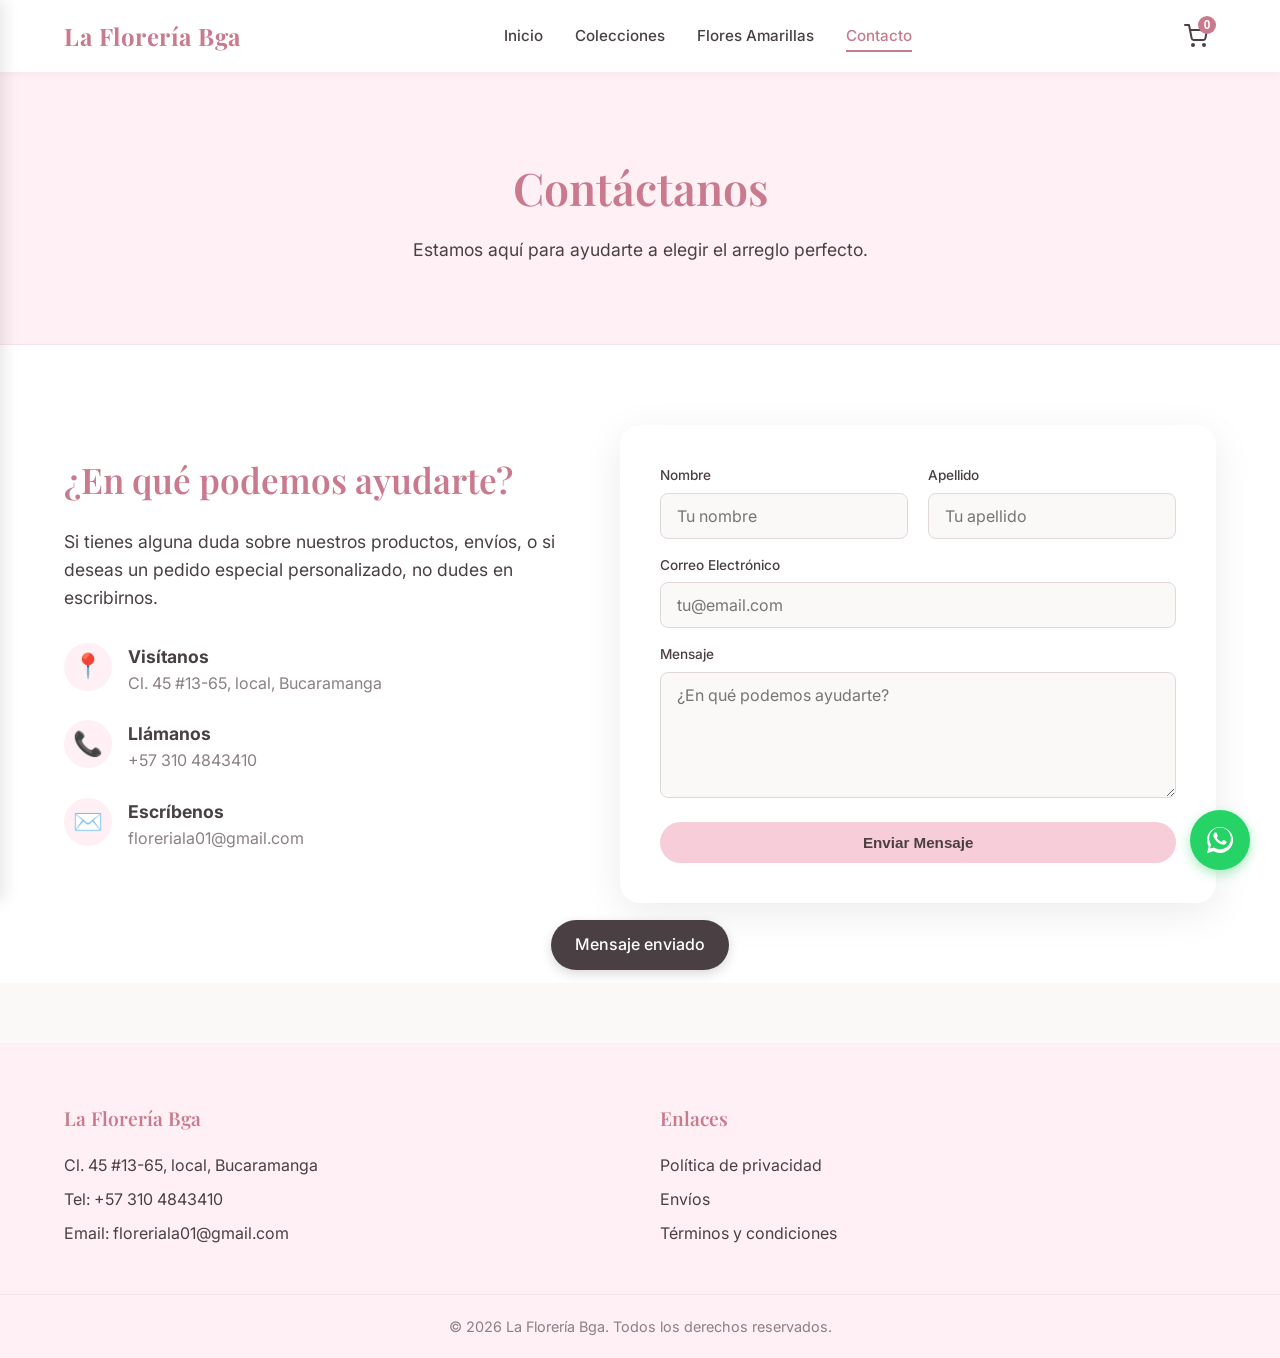
<file: contacto.html>
<!DOCTYPE html>
<html lang="es">
<head>
    <meta charset="UTF-8">
    <meta name="viewport" content="width=device-width, initial-scale=1.0">
    <title>Contacto | La Florería Bga</title>
    <link href="https://fonts.googleapis.com/css2?family=Playfair+Display:ital,wght@0,400;0,600;0,700;1,400&family=Inter:wght@300;400;500;600&display=swap" rel="stylesheet">
    <link rel="stylesheet" href="styles.css">
</head>
<body>
    <!-- Navbar -->
    <header class="navbar">
        <div class="container nav-container">
            <a href="index.html" class="logo">La Florería Bga</a>
            <nav class="nav-links">
                <a href="index.html">Inicio</a>
                <a href="colecciones.html">Colecciones</a>
                <a href="flores-amarillas.html">Flores Amarillas</a>
                <a href="contacto.html" class="active">Contacto</a>
            </nav>
            <div class="nav-icons">
                <button class="icon-btn mobile-menu-btn" aria-label="Menú" id="menu-btn">
                    <svg xmlns="http://www.w3.org/2000/svg" width="24" height="24" viewBox="0 0 24 24" fill="none" stroke="currentColor" stroke-width="2" stroke-linecap="round" stroke-linejoin="round"><line x1="3" y1="12" x2="21" y2="12"></line><line x1="3" y1="6" x2="21" y2="6"></line><line x1="3" y1="18" x2="21" y2="18"></line></svg>
                </button>
                <button class="icon-btn" aria-label="Carrito" id="cart-btn">
                    <svg xmlns="http://www.w3.org/2000/svg" width="24" height="24" viewBox="0 0 24 24" fill="none" stroke="currentColor" stroke-width="2" stroke-linecap="round" stroke-linejoin="round"><circle cx="9" cy="21" r="1"></circle><circle cx="20" cy="21" r="1"></circle><path d="M1 1h4l2.68 13.39a2 2 0 0 0 2 1.61h9.72a2 2 0 0 0 2-1.61L23 6H6"></path></svg>
                    <span class="cart-count">0</span>
                </button>
            </div>
        </div>
    </header>

    <!-- Off-Canvas Menu -->
    <div class="off-canvas-overlay" id="off-canvas-overlay"></div>
    <div class="off-canvas-menu" id="off-canvas-menu">
        <div class="off-canvas-header">
            <span class="logo">La Florería</span>
            <button class="close-menu-btn" id="close-menu-btn">&times;</button>
        </div>
        <nav class="off-canvas-links">
            <a href="index.html">Inicio</a>
            <a href="colecciones.html">Colecciones</a>
            <a href="flores-amarillas.html">Flores Amarillas</a>
            <a href="contacto.html" class="active">Contacto</a>
        </nav>
    </div>

    <!-- Page Header -->
    <div class="page-header" style="background-color: var(--primary-light);">
        <div class="container">
            <h1>Contáctanos</h1>
            <p>Estamos aquí para ayudarte a elegir el arreglo perfecto.</p>
        </div>
    </div>

    <!-- Contact Section Premium -->
    <section class="contact-section">
        <div class="container">
            <div class="contact-grid">
                <div class="contact-info premium-info">
                    <h2>¿En qué podemos ayudarte?</h2>
                    <p>Si tienes alguna duda sobre nuestros productos, envíos, o si deseas un pedido especial personalizado, no dudes en escribirnos.</p>
                    <ul class="contact-list premium-list">
                        <li>
                            <span class="icon">📍</span>
                            <div>
                                <strong>Visítanos</strong>
                                <span>Cl. 45 #13-65, local, Bucaramanga</span>
                            </div>
                        </li>
                        <li>
                            <span class="icon">📞</span>
                            <div>
                                <strong>Llámanos</strong>
                                <span>+57 310 4843410</span>
                            </div>
                        </li>
                        <li>
                            <span class="icon">✉️</span>
                            <div>
                                <strong>Escríbenos</strong>
                                <span>floreriala01@gmail.com</span>
                            </div>
                        </li>
                    </ul>
                </div>
                <div class="contact-form-container premium-form">
                    <form class="customization-form" onsubmit="event.preventDefault(); alert('Mensaje enviado. Te contactaremos pronto.');">
                        <div class="form-row">
                            <div class="form-group half">
                                <label>Nombre</label>
                                <input type="text" required placeholder="Tu nombre">
                            </div>
                            <div class="form-group half">
                                <label>Apellido</label>
                                <input type="text" required placeholder="Tu apellido">
                            </div>
                        </div>
                        <div class="form-group">
                            <label>Correo Electrónico</label>
                            <input type="email" required placeholder="tu@email.com">
                        </div>
                        <div class="form-group">
                            <label>Mensaje</label>
                            <textarea rows="5" required placeholder="¿En qué podemos ayudarte?"></textarea>
                        </div>
                        <button type="submit" class="btn btn-primary btn-block">Enviar Mensaje</button>
                    </form>
                </div>
            </div>
        </div>
    </section>

    <!-- Footer -->
    <footer class="footer">
        <div class="container footer-content">
            <div class="footer-col">
                <h4>La Florería Bga</h4>
                <p>Cl. 45 #13-65, local, Bucaramanga</p>
                <p>Tel: +57 310 4843410</p>
                <p>Email: floreriala01@gmail.com</p>
            </div>
            <div class="footer-col">
                <h4>Enlaces</h4>
                <a href="#">Política de privacidad</a>
                <a href="#">Envíos</a>
                <a href="#">Términos y condiciones</a>
            </div>
        </div>
        <div class="footer-bottom">
            <p>&copy; 2026 La Florería Bga. Todos los derechos reservados.</p>
        </div>
    </footer>

    <!-- Add to Cart Modal (Needed just in case, or for nav cart logic) -->
    <div class="modal-overlay" id="product-modal">
        <!-- ... -->
    </div>

    <!-- Notification Toast -->
    <div id="toast" class="toast">Mensaje enviado</div>

    <!-- WhatsApp Floating Button -->
    <a href="https://wa.me/573104843410" class="whatsapp-float" target="_blank" rel="noopener noreferrer" aria-label="Contactar por WhatsApp">
        <svg xmlns="http://www.w3.org/2000/svg" viewBox="0 0 448 512" width="30" height="30" fill="currentColor">
            <path d="M380.9 97.1C339 55.1 283.2 32 223.9 32c-122.4 0-222 99.6-222 222 0 39.1 10.2 77.3 29.6 111L0 480l117.7-30.9c32.4 17.7 68.9 27 106.1 27h.1c122.3 0 224.1-99.6 224.1-222 0-59.3-25.2-115-67.1-157zM223.9 414.2c-33.2 0-65.7-8.9-94-25.7l-6.7-4-69.8 18.3L72 334.2l-4.4-7c-18.5-29.4-28.2-63.3-28.2-98.2 0-101.7 82.8-184.5 184.6-184.5 49.3 0 95.6 19.2 130.4 54.1 34.8 34.9 56.2 81.2 56.1 130.5 0 101.8-84.9 184.6-186.6 184.6zm101.2-138.2c-5.5-2.8-32.8-16.2-37.9-18-5.1-1.9-8.8-2.8-12.5 2.8-3.7 5.6-14.3 18-17.6 21.8-3.2 3.7-6.5 4.2-12 1.4-32.6-16.3-54-29.1-75.5-66-5.7-9.8 5.7-9.1 16.3-30.3 1.8-3.7 .9-6.9-.5-9.7-1.4-2.8-12.5-30.1-17.1-41.2-4.5-10.8-9.1-9.3-12.5-9.5-3.2-.2-6.9-.2-10.6-.2-3.7 0-9.7 1.4-14.8 6.9-5.1 5.6-19.4 19-19.4 46.3 0 27.3 19.9 53.7 22.6 57.4 2.8 3.7 39.1 59.7 94.8 83.8 35.2 15.2 49 16.5 66.6 13.9 10.7-1.6 32.8-13.4 37.4-26.4 4.6-13 4.6-24.1 3.2-26.4-1.3-2.5-5-3.9-10.5-6.6z"/>
        </svg>
    </a>
    <script src="script.js"></script>
</body>
</html>
</file>
<file: styles.css>
:root {
    /* Color Palette - Pastel Pink & Soft White */
    --primary-color: #f8cdda; /* Soft pastel pink */
    --primary-dark: #e8a5b8;
    --primary-light: #fef0f4;
    --accent-color: #c97a8e; /* Deeper dusty pink for contrast */
    
    --bg-color: #faf9f8; /* Soft off-white */
    --surface-color: #ffffff;
    
    --text-main: #4a4043; /* Dark muted brown/gray instead of harsh black */
    --text-muted: #8b8084;
    
    /* Typography */
    --font-heading: 'Playfair Display', serif;
    --font-body: 'Inter', sans-serif;
    
    /* Spacing & Utilities */
    --border-radius: 12px;
    --transition: all 0.3s cubic-bezier(0.25, 0.8, 0.25, 1);
    --shadow-sm: 0 2px 8px rgba(0, 0, 0, 0.04);
    --shadow-md: 0 8px 24px rgba(0, 0, 0, 0.08);
}

* {
    margin: 0;
    padding: 0;
    box-sizing: border-box;
}

body {
    font-family: var(--font-body);
    background-color: var(--bg-color);
    color: var(--text-main);
    line-height: 1.6;
    overflow-x: hidden;
}

h1, h2, h3, h4, h5, h6 {
    font-family: var(--font-heading);
    font-weight: 600;
    color: var(--text-main);
}

a {
    text-decoration: none;
    color: inherit;
}

.container {
    width: 100%;
    max-width: 1200px;
    margin: 0 auto;
    padding: 0 24px;
}

/* Navbar */
.navbar {
    background-color: var(--surface-color);
    box-shadow: var(--shadow-sm);
    position: sticky;
    top: 0;
    z-index: 100;
    padding: 16px 0;
}

.nav-container {
    display: flex;
    justify-content: space-between;
    align-items: center;
}

.logo {
    font-family: var(--font-heading);
    font-size: 1.5rem;
    font-weight: 700;
    color: var(--accent-color);
    letter-spacing: 0.5px;
}

.nav-links {
    display: flex;
    gap: 32px;
}

.nav-links a {
    font-size: 0.95rem;
    font-weight: 500;
    transition: var(--transition);
    position: relative;
}

.nav-links a::after {
    content: '';
    position: absolute;
    width: 0;
    height: 2px;
    bottom: -4px;
    left: 0;
    background-color: var(--accent-color);
    transition: var(--transition);
}

.nav-links a:hover, .nav-links a.active {
    color: var(--accent-color);
}

.nav-links a:hover::after, .nav-links a.active::after {
    width: 100%;
}

.nav-icons {
    display: flex;
    align-items: center;
    gap: 12px;
}

.icon-btn {
    background: none;
    border: none;
    cursor: pointer;
    color: var(--text-main);
    position: relative;
    padding: 8px;
    display: flex;
    align-items: center;
    justify-content: center;
    transition: var(--transition);
}

.icon-btn:hover {
    color: var(--accent-color);
}

.mobile-menu-btn {
    display: none;
}

.cart-count {
    position: absolute;
    top: 0;
    right: 0;
    background-color: var(--accent-color);
    color: white;
    font-size: 0.75rem;
    font-weight: 600;
    width: 18px;
    height: 18px;
    border-radius: 50%;
    display: flex;
    align-items: center;
    justify-content: center;
}

/* Off-Canvas Menu Styles */
.off-canvas-overlay {
    position: fixed;
    top: 0;
    left: 0;
    width: 100%;
    height: 100vh;
    background-color: rgba(0, 0, 0, 0.5);
    z-index: 1000;
    opacity: 0;
    visibility: hidden;
    transition: var(--transition);
}

.off-canvas-overlay.active {
    opacity: 1;
    visibility: visible;
}

.off-canvas-menu {
    position: fixed;
    top: 0;
    left: 0;
    width: 80%;
    max-width: 320px;
    height: 100vh;
    background-color: var(--bg-color);
    z-index: 1001;
    box-shadow: 4px 0 15px rgba(0,0,0,0.1);
    transform: translateX(-100%);
    transition: transform 0.4s cubic-bezier(0.25, 0.8, 0.25, 1);
    display: flex;
    flex-direction: column;
}

.off-canvas-menu.active {
    transform: translateX(0);
}

.off-canvas-header {
    padding: 24px;
    display: flex;
    justify-content: space-between;
    align-items: center;
    border-bottom: 1px solid rgba(0,0,0,0.05);
}

.close-menu-btn {
    background: none;
    border: none;
    font-size: 2rem;
    color: var(--text-main);
    cursor: pointer;
    line-height: 1;
}

.off-canvas-links {
    display: flex;
    flex-direction: column;
    padding: 24px;
    gap: 20px;
}

.off-canvas-links a {
    font-size: 1.2rem;
    font-weight: 500;
    color: var(--text-main);
    transition: var(--transition);
}

.off-canvas-links a:hover, .off-canvas-links a.active {
    color: var(--accent-color);
}

/* Buttons */
.btn {
    display: inline-block;
    padding: 12px 28px;
    border-radius: 30px;
    font-weight: 600;
    font-size: 0.95rem;
    cursor: pointer;
    transition: var(--transition);
    text-align: center;
    border: none;
}

.btn-primary {
    background-color: var(--primary-color);
    color: var(--text-main);
}

.btn-primary:hover {
    background-color: var(--primary-dark);
    transform: translateY(-2px);
    box-shadow: 0 4px 12px rgba(232, 165, 184, 0.4);
}

.btn-outline {
    background-color: transparent;
    border: 1.5px solid var(--primary-color);
    color: var(--accent-color);
}

.btn-outline:hover {
    background-color: var(--primary-color);
    color: var(--text-main);
}

.btn-block {
    width: 100%;
}

/* Hero Section */
.hero {
    position: relative;
    height: 80vh;
    min-height: 500px;
    display: flex;
    align-items: center;
    background-image: url('assets/hero_banner.jpg');
    background-size: cover;
    background-position: center;
}

.hero-overlay {
    position: absolute;
    top: 0;
    left: 0;
    width: 100%;
    height: 100%;
    background: linear-gradient(to right, rgba(255,255,255,0.7) 0%, rgba(255,255,255,0.2) 60%, rgba(255,255,255,0) 100%);
}

.hero-container {
    position: relative;
    z-index: 1;
    display: flex;
    justify-content: flex-start;
}

.hero-content {
    max-width: 500px;
    animation: fadeUp 1s ease-out;
    background: rgba(255, 255, 255, 0.85);
    backdrop-filter: blur(10px);
    padding: 40px;
    border-radius: var(--border-radius);
    box-shadow: var(--shadow-sm);
    border: 1px solid rgba(255,255,255,0.5);
}

.hero-content h1 {
    font-size: 3.5rem;
    line-height: 1.1;
    margin-bottom: 20px;
    color: var(--accent-color);
}

.hero-content p {
    font-size: 1.1rem;
    margin-bottom: 32px;
    color: var(--text-main);
}

/* Catalog Section */
.catalog-section {
    padding: 80px 0;
}

.section-header {
    text-align: center;
    margin-bottom: 50px;
}

.section-header h2 {
    font-size: 2.5rem;
    color: var(--accent-color);
    margin-bottom: 12px;
}

.section-header p {
    color: var(--text-muted);
    font-size: 1.1rem;
}

.product-grid {
    display: grid;
    grid-template-columns: repeat(auto-fill, minmax(300px, 1fr));
    gap: 32px;
}

.collections-grid {
    grid-template-columns: repeat(auto-fill, minmax(400px, 1fr));
}

.product-card {
    background: var(--bg-color);
    border-radius: var(--border-radius);
    overflow: hidden;
    box-shadow: var(--shadow-sm);
    transition: var(--transition);
    display: flex;
    flex-direction: column;
}

.product-card:hover {
    transform: translateY(-8px);
    box-shadow: var(--shadow-md);
}

.product-image-container {
    width: 100%;
    aspect-ratio: 1 / 1;
    overflow: hidden;
}

.product-image {
    width: 100%;
    height: 100%;
    object-fit: cover;
    transition: transform 0.6s ease;
}

.product-card:hover .product-image {
    transform: scale(1.05);
}

.product-info {
    padding: 24px;
    display: flex;
    flex-direction: column;
    flex-grow: 1;
}

.product-info h3 {
    font-size: 1.2rem;
    margin-bottom: 8px;
    font-family: var(--font-body);
    font-weight: 600;
}

.product-info .price {
    font-size: 1.1rem;
    color: var(--text-muted);
    margin-bottom: 20px;
    flex-grow: 1;
}

/* Modal */
.modal-overlay {
    position: fixed;
    top: 0;
    left: 0;
    width: 100%;
    height: 100%;
    background-color: rgba(0, 0, 0, 0.4);
    backdrop-filter: blur(4px);
    display: flex;
    align-items: center;
    justify-content: center;
    z-index: 1000;
    opacity: 0;
    visibility: hidden;
    transition: var(--transition);
}

.modal-overlay.active {
    opacity: 1;
    visibility: visible;
}

.modal-content {
    background-color: var(--surface-color);
    border-radius: var(--border-radius);
    width: 90%;
    max-width: 500px;
    position: relative;
    transform: scale(0.95) translateY(20px);
    transition: var(--transition);
    box-shadow: 0 20px 40px rgba(0,0,0,0.1);
    max-height: 90vh;
    overflow-y: auto;
}

.modal-large {
    max-width: 900px;
}

@media (max-width: 768px) {
    /* Responsive overrides */
    .nav-links {
        display: none;
    }
    
    .mobile-menu-btn {
        display: flex;
    }

    .hero h1 {
        font-size: 2.5rem;
    }

    .hero p {
        font-size: 1.1rem;
    }

    .product-grid, .collections-grid {
        grid-template-columns: 1fr;
    }

    .product-image-container {
        height: 250px;
    }

    .modal-grid {
        grid-template-columns: 1fr;
        max-height: 80vh;
        overflow-y: auto;
    }

    .modal-image-col {
        height: 300px;
    }

    .contact-grid {
        grid-template-columns: 1fr;
    }

    .form-row {
        flex-direction: column;
        gap: 0;
    }
}

.modal-grid {
    display: grid;
    grid-template-columns: 1fr;
    gap: 0;
}

@media (min-width: 768px) {
    .modal-grid {
        grid-template-columns: 1fr 1fr;
        gap: 32px;
    }
}

.modal-image-col {
    background: #f5f5f5;
    border-radius: var(--border-radius) var(--border-radius) 0 0;
    overflow: hidden;
}

@media (min-width: 768px) {
    .modal-image-col {
        border-radius: var(--border-radius);
    }
}

.modal-image-col img {
    width: 100%;
    height: 100%;
    object-fit: cover;
    display: block;
}

.modal-overlay.active .modal-content {
    transform: scale(1) translateY(0);
}

.close-modal {
    position: absolute;
    top: 16px;
    right: 16px;
    background: rgba(255,255,255,0.8);
    border-radius: 50%;
    width: 32px;
    height: 32px;
    display: flex;
    align-items: center;
    justify-content: center;
    border: none;
    font-size: 1.5rem;
    cursor: pointer;
    color: var(--text-main);
    transition: color 0.2s, background 0.2s;
    z-index: 10;
}

.close-modal:hover {
    color: var(--accent-color);
    background: white;
}

.modal-body {
    padding: 32px;
}

.modal-body h2 {
    font-size: 1.8rem;
    margin-bottom: 8px;
    color: var(--accent-color);
    line-height: 1.2;
}

.modal-price {
    font-size: 1.4rem;
    color: var(--text-main);
    margin-bottom: 16px;
    font-weight: 600;
}

.modal-desc {
    font-size: 0.95rem;
    color: var(--text-muted);
    margin-bottom: 24px;
    line-height: 1.5;
}

/* Forms */
.form-group {
    margin-bottom: 16px;
    text-align: left;
}

.form-group label {
    display: block;
    margin-bottom: 6px;
    font-weight: 500;
    font-size: 0.85rem;
    color: var(--text-main);
}

.quantity-selector {
    display: inline-flex;
    align-items: center;
    border: 1px solid #e0d8db;
    border-radius: 8px;
    overflow: hidden;
}

.qty-btn {
    background: var(--bg-color);
    border: none;
    width: 36px;
    height: 36px;
    font-size: 1.2rem;
    cursor: pointer;
    color: var(--text-main);
    transition: background 0.2s;
}

.qty-btn:hover {
    background: #e0d8db;
}

.qty-input {
    width: 50px;
    height: 36px;
    border: none !important;
    text-align: center;
    font-weight: 600;
    font-family: var(--font-body);
    font-size: 1rem;
    -moz-appearance: textfield;
}
.qty-input::-webkit-outer-spin-button,
.qty-input::-webkit-inner-spin-button {
    -webkit-appearance: none;
    margin: 0;
}

.modal-actions {
    display: flex;
    flex-direction: column;
    gap: 12px;
    margin-top: 24px;
}

.form-group input,
.form-group select,
.form-group textarea {
    width: 100%;
    padding: 12px 16px;
    border: 1px solid #e0d8db;
    border-radius: 8px;
    font-family: var(--font-body);
    font-size: 1rem;
    transition: border-color 0.2s, box-shadow 0.2s;
    background-color: var(--bg-color);
}

.form-group input:focus,
.form-group select:focus,
.form-group textarea:focus {
    outline: none;
    border-color: var(--accent-color);
    box-shadow: 0 0 0 3px rgba(201, 122, 142, 0.1);
}

.help-text {
    display: block;
    font-size: 0.8rem;
    color: var(--text-muted);
    margin-top: 6px;
}

/* Footer */
.footer {
    background-color: var(--primary-light);
    padding: 60px 0 20px;
    margin-top: 60px;
}

.footer-content {
    display: grid;
    grid-template-columns: repeat(auto-fit, minmax(250px, 1fr));
    gap: 40px;
    margin-bottom: 40px;
}

.footer-col h4 {
    font-size: 1.2rem;
    margin-bottom: 20px;
    color: var(--accent-color);
}

.footer-col p {
    color: var(--text-main);
    margin-bottom: 8px;
}

.footer-col a {
    display: block;
    color: var(--text-main);
    margin-bottom: 8px;
    transition: color 0.2s;
}

.footer-col a:hover {
    color: var(--accent-color);
}

.footer-bottom {
    text-align: center;
    padding-top: 20px;
    border-top: 1px solid rgba(0,0,0,0.05);
    color: var(--text-muted);
    font-size: 0.9rem;
}

/* Toast */
.toast {
    position: fixed;
    bottom: 30px;
    left: 50%;
    transform: translateX(-50%) translateY(100px);
    background-color: var(--text-main);
    color: white;
    padding: 12px 24px;
    border-radius: 30px;
    font-weight: 500;
    box-shadow: 0 4px 12px rgba(0,0,0,0.15);
    transition: transform 0.3s cubic-bezier(0.25, 0.8, 0.25, 1);
    z-index: 1001;
}

.toast.show {
    transform: translateX(-50%) translateY(0);
}

/* Contact Section */
.contact-section {
    padding: 80px 0;
    background-color: var(--surface-color);
}

.contact-grid {
    display: grid;
    grid-template-columns: 1fr;
    gap: 40px;
}

@media (min-width: 768px) {
    .contact-grid {
        grid-template-columns: 1fr 1.2fr;
        gap: 60px;
        align-items: center;
    }
}

.premium-info h2 {
    font-size: 2.2rem;
    color: var(--accent-color);
    margin-bottom: 20px;
}

.premium-info p {
    font-size: 1.1rem;
    color: var(--text-main);
    margin-bottom: 30px;
}

.premium-list li {
    display: flex;
    align-items: flex-start;
    gap: 16px;
    margin-bottom: 24px;
}

.premium-list .icon {
    font-size: 1.5rem;
    background: var(--primary-light);
    width: 48px;
    height: 48px;
    display: flex;
    align-items: center;
    justify-content: center;
    border-radius: 50%;
}

.premium-list div {
    display: flex;
    flex-direction: column;
}

.premium-list strong {
    font-size: 1.1rem;
    color: var(--text-main);
}

.premium-list span {
    color: var(--text-muted);
}

.premium-form {
    background: white;
    padding: 40px;
    border-radius: 20px;
    box-shadow: 0 10px 40px rgba(0,0,0,0.08);
}

.form-row {
    display: flex;
    gap: 20px;
}

.form-row .half {
    flex: 1;
}

/* Page Header for internal pages */
.page-header {
    padding: 80px 0;
    text-align: center;
    background-size: cover;
    background-position: center;
    border-bottom: 1px solid rgba(0,0,0,0.05);
}

.page-header h1 {
    font-size: 2.8rem;
    color: var(--accent-color);
    margin-bottom: 12px;
}

.page-header p {
    font-size: 1.1rem;
    color: var(--text-main);
}

/* About Section */
.about-section {
    padding: 80px 0;
    background-color: var(--bg-color);
}

.about-grid {
    display: grid;
    grid-template-columns: 1fr;
    gap: 40px;
    align-items: center;
}

@media (min-width: 768px) {
    .about-grid {
        grid-template-columns: 1fr 1fr;
        gap: 60px;
    }
}

.about-text p {
    font-size: 1.1rem;
    color: var(--text-main);
    margin-bottom: 16px;
    line-height: 1.8;
}

.about-image {
    border-radius: 20px;
    overflow: hidden;
    box-shadow: var(--shadow-md);
}

.about-image img {
    width: 100%;
    height: 100%;
    object-fit: cover;
    display: block;
}

/* Location Section */
.location-grid {
    display: grid;
    grid-template-columns: 1fr;
    gap: 40px;
    background: white;
    border-radius: 20px;
    overflow: hidden;
    box-shadow: var(--shadow-sm);
}

@media (min-width: 768px) {
    .location-grid {
        grid-template-columns: 1.2fr 1fr;
    }
}

.location-map {
    min-height: 350px;
}

.location-details {
    padding: 40px;
    display: flex;
    flex-direction: column;
    justify-content: center;
}

/* WhatsApp Float */
.whatsapp-float {
    position: fixed;
    bottom: 30px;
    right: 30px;
    background-color: #25d366;
    color: white;
    width: 60px;
    height: 60px;
    border-radius: 50%;
    display: flex;
    align-items: center;
    justify-content: center;
    box-shadow: 0 4px 12px rgba(37, 211, 102, 0.4);
    z-index: 999;
    transition: var(--transition);
}

.whatsapp-float:hover {
    transform: scale(1.1) rotate(5deg);
    background-color: #1ebe57;
}

/* Animations */
@keyframes fadeUp {
    from {
        opacity: 0;
        transform: translateY(30px);
    }
    to {
        opacity: 1;
        transform: translateY(0);
    }
}

/* Responsive */
@media (max-width: 768px) {
    .nav-links {
        display: none; /* In a real project, add a hamburger menu */
    }
    
    .hero-content h1 {
        font-size: 2.5rem;
    }
    
    .hero-overlay {
        background: linear-gradient(to bottom, rgba(255,255,255,0.9) 0%, rgba(255,255,255,0.7) 100%);
    }
    
    .hero-content {
        text-align: center;
        margin: 0 auto;
    }
}
</file>
